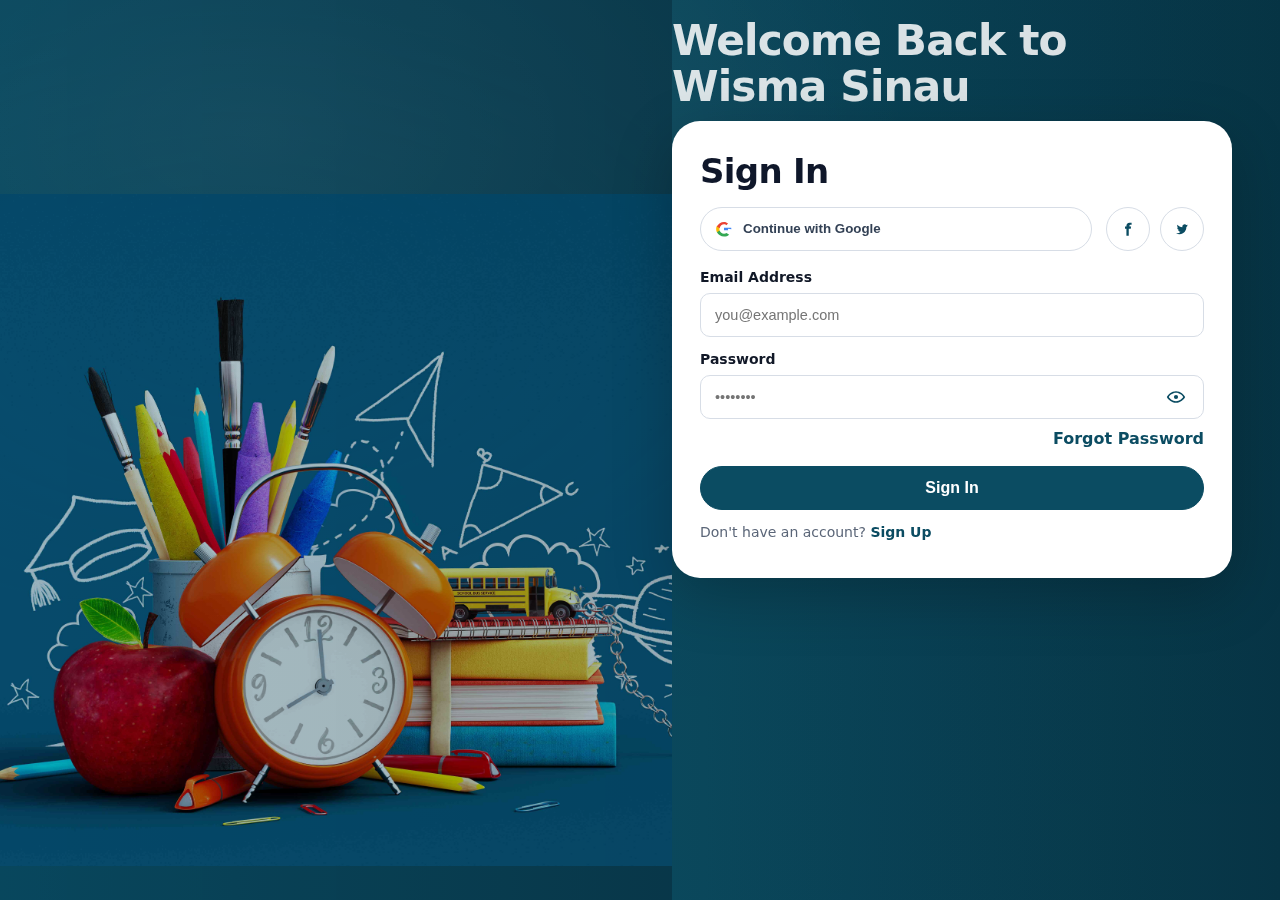
<file: index.html>
<!doctype html>
<html lang="id">
    <head>
        <meta charset="utf-8" />
        <meta name="viewport" content="width=device-width,initial-scale=1" />
        <title>Wisma Sinau - Sign In</title>
        <link rel="stylesheet" href="style.css" />
    </head>
    <body>
        <main class="page">
            <!-- Kiri (ilustrasi)-->
             <section class="hero" aria-hidden="true"></section>

            <!-- Kanan (judul + card login-->
             <section class="right">
                <header class="welcome">
                    <h1>Welcome Back to<br><span>Wisma Sinau</span></h1>
                </header>

                <div class="card" role="region" aria-label="Sign In Card">
                    <h2>Sign In</h2>

                    <div class="social">
                        <button class="btn btn-outline" type="button" id="googleBtn">
                            <span class="icon">
                                <!-- Google Icon (simple SVG) -->
                                 <svg viewBox="0 0 24 24" width="18" height="18" aria-hidden="true">
                                    <path d="M21.8 12.2c0-.7-.1-1.2-.2-1.8H12v3.4h5.5c-.1.9-.8.2.2-2.2 3.1v2.3h3.5c2.1-1.9 3.2-4.7 3.2-8z" fill="#4285F4"/>
                                    <path d="M12 22c2.8 0 5.2-.9 6.9-2.5l-3.5-2.3c-.9.6-2.1 1-3.4 1-2.7 0-5-1.8-5.8-4.3H2.6v2.4C4.3 19.5 7.9 22 12 22z" fill="#34A853"/>
                                    <path d="M6.2 13.9c-.2-.6-.3-1.2-.3-1.9s.1-1.3.3-1.9V7.7H2.6C1.9 9.1 1.5 10.5 1.5 12s.4 2.9 1.1 4.3l3.6-2.4z" fill="#FBBC05"/>
                                    <path d="M12 5.8c1.5 0 2.5.6 3.1 1.2l2.3-2.2C15.9 3.4 14.3 2.5 12 2.5 7.9 2.5 4.3 5 2.6 8.7l3.6 2.4C7 7.6 9.3 5.8 12 5.8z" fill="#EA4335"/>
                                 </svg>
                            </span>
                            <span>Continue with Google</span>
                        </button>

                        <div class="social-icons">
                            <button class="icon-btn" type="button" aria-label="Continue with Facebook" id="fbBtn">
                                <!-- Facebook -->
                                 <svg viewBox="0 0 24 24" width="28" height="18" aria-hidden="true">
                                    <path d="M14 8.7V7.1c0-.7.5-.9 1-.9h1.8V3.5H14c-2.8 0-4.1 1.9-4.1 4.1v1.1H8v2.8h1.9V21h3.1v-9.5h2.7l.4-2.8H14z" fill="currentColor"/>
                                 </svg>
                            </button>
                            
                            <button class="icon-btn" type="button" aria-label="Continue with Twitter" id="twBtn">
                                <!-- Twitter -->
                                <svg viewBox="0 0 24 24" width="18" height="18" aria-hidden="true">
                                    <path d="M20.4 7.3c-.6.3-1.2.4-1.9.5.7-.4 1.1-1 1.3-1.8-.6.4-1.3.7-2 .8a3.1 3.1 0 0 0-5.4 2.1c0 .2 0 .4.1.6-2.6-.1-5-1.4-6.5-3.3-.3.5-.4 1-.4 1.6 0 1.1.6 2.1 1.5 2.7-.5 0-1-.2-1.5-.4v.1c0 1.6 1.2 2.9 2.7 3.2-.3.1-.6.1-.9.1-.2 0-.4 0-.6-.1.4 1.4 1.8 2.4 3.3 2.4A6.3 6.3 0 0 1 4 17.6a8.9 8.9 0 0 0 4.8 1.4c5.8 0 9-4.9 9-9.2v-.4c.6-.5 1.1-1 1.6-1.7z"
                                        fill="currentColor"/>
                                </svg>
                            </button>
                        </div>
                    </div>

                    <form id="loginForm" novalidate>
                        <div class="field">
                            <label for="email">Email Address</label>
                            <input id="email" name="email" type="email" placeholder="you@example.com" autocomplete="email" />
                            <small class="eror" id="emailErr"></small>
                        </div>

                        <div class="field">
                            <label for="password">Password</label>
                            <div class="password-wrap">
                                <input id="password" name="password" type="password" placeholder="••••••••" autocomplete="current-password" />
                                <button class="pwd-toggle" type="button" id="togglePwd" aria-label="Tampilkan password">
                                    <!-- eye icon -->
                                    <svg class="eye" viewBox="0 0 24 24" width="20" height="20" aria-hidden="true">
                                        <path d="M12 5c5.5 0 9.7 4.2 11 7-1.3 2.8-5.5 7-11 7S2.3 14.8 1 12c1.3-2.8 5.5-7 11-7Zm0 2C7.8 7 4.5 10 3.4 12 4.5 14 7.8 17 12 17s7.5-3 8.6-5C19.5 10 16.2 7 12 7Zm0 2.5A2.5 2.5 0 1 1 9.5 12 2.5 2.5 0 0 1 12 9.5Z"
                                            fill="currentColor"/>
                                    </svg>

                                    <!-- eye-off icon -->
                                    <svg class="eye-off" viewBox="0 0 24 24" width="20" height="20" aria-hidden="true">
                                        <path d="M3.3 4.7 4.7 3.3 20.7 19.3 19.3 20.7l-2.3-2.3A12.7 12.7 0 0 1 12 19C6.5 19 2.3 14.8 1 12c.7-1.5 2-3.3 3.8-4.8L3.3 4.7Zm3 3a10.8 10.8 0 0 0-3 4.3C4.4 14 7.7 17 12 17c1.2 0 2.3-.2 3.3-.5l-1.8-1.8a4 4 0 0 1-5-5L6.3 7.7ZM12 5c5.5 0 9.7 4.2 11 7-.7 1.5-2 3.3-3.8 4.8l-1.4-1.4a10.8 10.8 0 0 0 3-3.4C19.6 10 16.3 7 12 7c-1.2 0-2.3.2-3.3.5L7.1 6A12.6 12.6 0 0 1 12 5Zm0 4a3 3 0 0 1 3 3c0 .4-.1.8-.2 1.1l-3.9-3.9c.3-.1.7-.2 1.1-.2Z"
                                            fill="currentColor"/>
                                    </svg>
                                </button>
                            </div>

                            <small class="eror" id="passErr"></small>

                            <div class="meta">
                                <a class="link" href="#" id="forgotLink">Forgot Password</a>
                            </div>
                        </div>

                        <button class="btn btn-primary" type="submit">Sign In</button>

                        <p class="foot">
                            Don't have an account? <a class="link" href="#" id="signUpLink">Sign Up</a>
                        </p>

                        <p class="message" id="message" role="status" aria-live="polite"></p>
                    </form>
                </div>
             </section>
        </main>

        <script src="app.js"></script>
    </body>
</html>
</file>
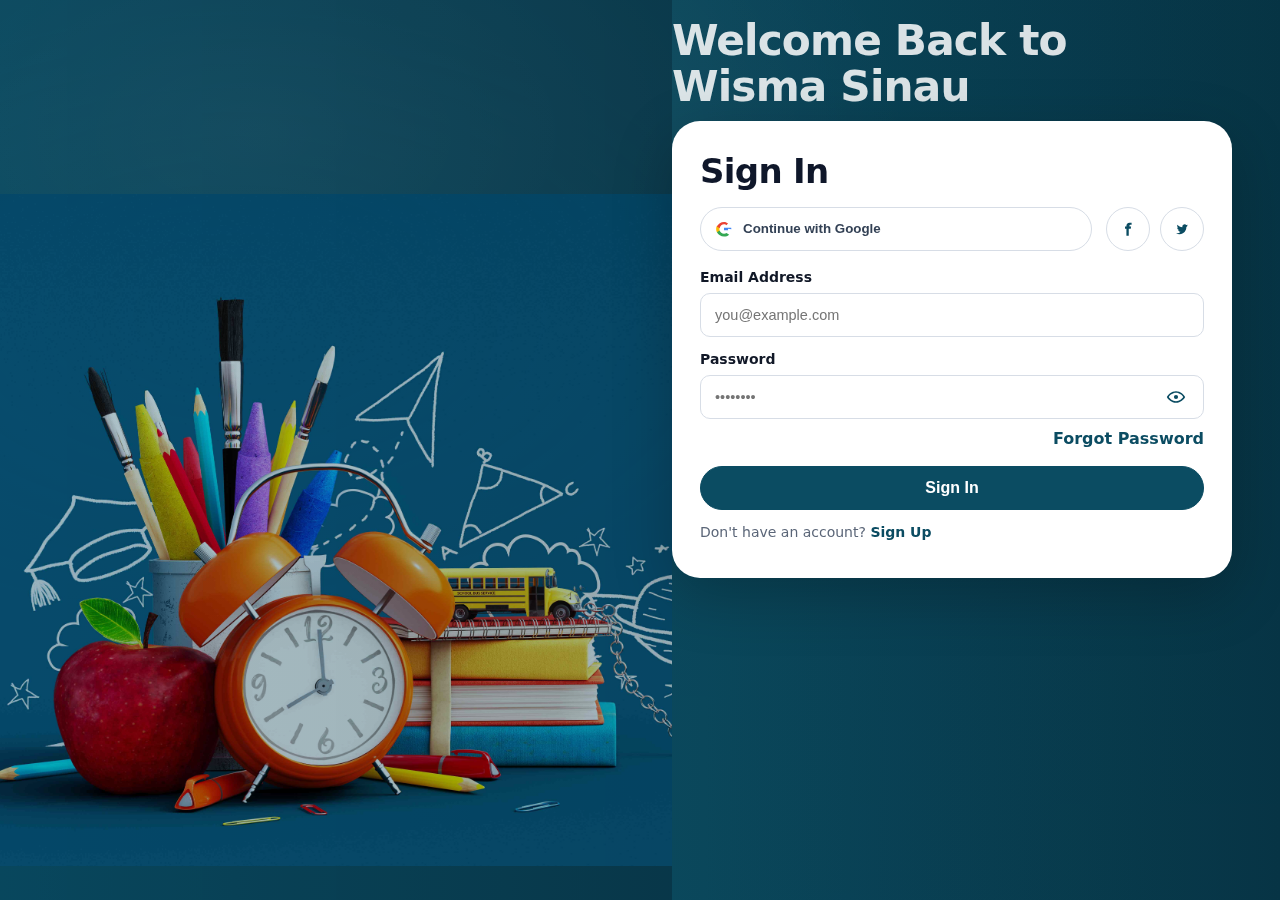
<file: home.html>
<!doctype html>
<html lang="id">
<head>
  <meta charset="utf-8" />
  <meta name="viewport" content="width=device-width,initial-scale=1" />
  <title>Wisma Sinau — Home</title>
  <link rel="stylesheet" href="style.css" />
</head>

<body>
  <div class="ws-landing">
    <!-- NAVBAR STICKY -->
    <header class="ws-header">
      <div class="ws-nav">
        <a class="ws-brand" href="home.html">
          <span class="ws-mark">WS</span>
          <span class="ws-brand-name">Wisma Sinau</span>
        </a>

        <button class="ws-burger" id="navToggle" aria-label="Toggle menu" aria-expanded="false">
          <span></span><span></span><span></span>
        </button>

        <nav class="ws-menu" id="navMenu">
          <a class="ws-link active" href="#home">Home</a>
          <a class="ws-link" href="#program">Program</a>
          <a class="ws-link" href="#tryout">Try Out</a>
          <a class="ws-link" href="#ebook">Ebook</a>
          <a class="ws-link" href="#profile">Profile</a>

          <div class="ws-nav-right">
            <div class="ws-search">
              <input id="searchInput" type="text" placeholder="Cari materi..." />
            </div>
            <button class="ws-btn ws-btn-outline" type="button" id="buyBtn">Ambil Paket</button>
            <button class="ws-btn ws-btn-primary" type="button" id="logoutBtn">Logout</button>
          </div>
        </nav>
      </div>
    </header>

    <!-- HERO -->
    <section class="ws-hero" id="home">
      <div class="ws-hero-inner">
        <div class="ws-hero-left">
          <h1 class="ws-h1">
            Belajar <span>Bahasa Inggris</span><br/>
            Biar beneran <span>ngerti</span>, bukan cuma hafal.
          </h1>

          <p class="ws-lead">
            Kelas untuk <b>SD</b>, <b>SMP</b>, <b>SMA</b>, sampai <b>TOEFL</b>.
            Materi video, latihan soal, dan pembahasan yang gampang dipahami.
          </p>

          <div class="ws-cta">
            <a class="ws-btn ws-btn-primary" href="#program">Lihat Program</a>
            <a class="ws-btn ws-btn-outline" href="#ebook">Lihat Ebook</a>
          </div>

          <div class="ws-mini">
            <div class="ws-pill">✅ Video singkat & jelas</div>
            <div class="ws-pill">✅ Latihan & pembahasan</div>
            <div class="ws-pill">✅ Progress tracking</div>
          </div>
        </div>

        <div class="ws-hero-right" aria-hidden="true">
          <div class="ws-slider">
            <div class="ws-slide ws-slide-img ws-slide-sd">
              <div class="ws-slide-title">English for Kids (SD)</div>
              <div class="ws-slide-sub">Vocabulary + speaking fun</div>
            </div>

            <div class="ws-slide ws-slide-img ws-slide-smp">
              <div class="ws-slide-title">SMP — Grammar Basics</div>
              <div class="ws-slide-sub">Tenses, reading, writing</div>
            </div>

            <div class="ws-slide ws-slide-img ws-slide-sma">
              <div class="ws-slide-title">SMA — Exam Ready</div>
              <div class="ws-slide-sub">Text types & practice</div>
            </div>

            <div class="ws-slide is-active ws-slide-toefl">
              <div class="ws-slide-title">TOEFL Prep</div>
              <div class="ws-slide-sub">Structure, reading, listening</div>
            </div>

            <div class="ws-dots" id="dots" aria-hidden="true"></div>
            <button class="ws-arrow left" id="prevSlide" aria-label="Prev">‹</button>
            <button class="ws-arrow right" id="nextSlide" aria-label="Next">›</button>
          </div>
        </div>
      </div>
    </section>

    <!-- PROGRAM (accordion style) -->
    <section class="ws-section" id="program">
      <div class="ws-container">
        <h2 class="ws-h2">Program Belajar</h2>
        <p class="ws-sub">
          Pilih jenjang kamu. Setiap program punya video materi, latihan, dan roadmap belajar.
        </p>

        <div class="ws-accordion">
          <details class="ws-item" open>
            <summary>
              <div class="ws-item-title">SD — English for Kids</div>
              <div class="ws-item-meta">Alphabet • Vocabulary • Speaking</div>
            </summary>
            <div class="ws-item-body">
              <ul>
                <li>Daily vocabulary & pronunciation</li>
                <li>Simple conversation & storytelling</li>
                <li>Quiz ringan & games</li>
              </ul>
              <button class="ws-btn ws-btn-primary small" type="button">Buka Materi SD</button>
            </div>
          </details>

          <details class="ws-item">
            <summary>
              <div class="ws-item-title">SMP — Grammar & Reading</div>
              <div class="ws-item-meta">Tenses • Text • Writing</div>
            </summary>
            <div class="ws-item-body">
              <ul>
                <li>Tenses & sentence building</li>
                <li>Reading comprehension</li>
                <li>Latihan soal + pembahasan</li>
              </ul>
              <button class="ws-btn ws-btn-primary small" type="button">Buka Materi SMP</button>
            </div>
          </details>

          <details class="ws-item">
            <summary>
              <div class="ws-item-title">SMA — Exam Ready</div>
              <div class="ws-item-meta">Text types • Strategy • Practice</div>
            </summary>
            <div class="ws-item-body">
              <ul>
                <li>Text types (narrative, report, dll.)</li>
                <li>Vocabulary for exams</li>
                <li>Tryout mini & evaluasi</li>
              </ul>
              <button class="ws-btn ws-btn-primary small" type="button">Buka Materi SMA</button>
            </div>
          </details>

          <details class="ws-item">
            <summary>
              <div class="ws-item-title">TOEFL Preparation</div>
              <div class="ws-item-meta">Structure • Reading • Listening</div>
            </summary>
            <div class="ws-item-body">
              <ul>
                <li>Grammar patterns yang sering keluar</li>
                <li>Strategi reading cepat</li>
                <li>Latihan listening & pembahasan</li>
              </ul>
              <button class="ws-btn ws-btn-primary small" type="button">Buka TOEFL</button>
            </div>
          </details>
        </div>
      </div>
    </section>

    <!-- TRYOUT -->
    <section class="ws-section" id="tryout">
      <div class="ws-container">
        <div class="ws-banner">
          <div>
            <h3 class="ws-h3">Try Out Bahasa Inggris</h3>
            <p class="ws-sub2">Latihan soal terstruktur + pembahasan, biar siap ujian.</p>
          </div>
          <button class="ws-btn ws-btn-outline" type="button">Mulai Try Out</button>
        </div>
      </div>
    </section>

    <!-- FEATURES (3 cards like reference) -->
    <section class="ws-section">
      <div class="ws-container">
        <h2 class="ws-h2">Materi Video & Latihan Soal</h2>
        <p class="ws-sub">
          Penjelasan yang bikin kamu “oh, ngerti!” + latihan yang langsung dikasih pembahasan.
        </p>

        <div class="ws-cards">
          <article class="ws-card">
            <h3>Oh, ngerti!</h3>
            <p>
              Kamu nggak cuma dikasih rumus/aturan, tapi diajak paham konsep step by step
              sampai dapet “aha moment”.
            </p>
            <div class="ws-card-foot">📌 Penjelasan konsep</div>
          </article>

          <article class="ws-card">
            <h3>Gampang dipraktekin</h3>
            <p>
              Tutor jelasin pakai bahasa sederhana, contoh sehari-hari, dan latihan yang bertahap
              dari mudah ke sulit.
            </p>
            <div class="ws-card-foot">🧩 Contoh & latihan</div>
          </article>

          <article class="ws-card">
            <h3>Santai tapi nempel</h3>
            <p>
              Belajar berasa ngobrol. Nyaman, seru, tapi tetap fokus target:
              reading, writing, speaking, dan listening.
            </p>
            <div class="ws-card-foot">🎧 Speaking & listening</div>
          </article>
        </div>
      </div>
    </section>

    <!-- EBOOK -->
    <section class="ws-section" id="ebook">
      <div class="ws-container">
        <h2 class="ws-h2">Ebook Ringkas</h2>
        <p class="ws-sub">Ringkasan materi + contoh soal. Cocok buat belajar cepat.</p>

        <div class="ws-ebook">
          <div class="ws-ebook-item">
            <div class="ws-ebook-title">Ebook — Basic Tenses</div>
            <div class="ws-ebook-sub">Present, Past, Future</div>
            <button class="ws-btn ws-btn-primary small" type="button">Buka</button>
          </div>

          <div class="ws-ebook-item">
            <div class="ws-ebook-title">Ebook — Reading Tips</div>
            <div class="ws-ebook-sub">Skimming, scanning, inference</div>
            <button class="ws-btn ws-btn-primary small" type="button">Buka</button>
          </div>

          <div class="ws-ebook-item">
            <div class="ws-ebook-title">Ebook — TOEFL Structure</div>
            <div class="ws-ebook-sub">Patterns & common traps</div>
            <button class="ws-btn ws-btn-primary small" type="button">Buka</button>
          </div>
        </div>
      </div>
    </section>

    <!-- PROFILE -->
    <section class="ws-section" id="profile">
      <div class="ws-container">
        <h2 class="ws-h2">Profile</h2>
        <div class="ws-profile">
          <div class="ws-profile-left">
            <div class="ws-avatar">👤</div>
            <div>
              <div class="ws-profile-name">Siswa Wisma Sinau</div>
              <div class="ws-profile-email" id="userEmail">user@email</div>
            </div>
          </div>

          <div class="ws-profile-right">
            <div class="ws-kv"><span>Target</span><span>Naik Level Inggris</span></div>
            <div class="ws-kv"><span>Rencana</span><span>20 menit / hari</span></div>
            <div class="ws-kv"><span>Status</span><span>Aktif</span></div>
          </div>
        </div>
      </div>
    </section>

    <footer class="ws-footer">
      <div class="ws-container ws-foot-inner">
        <div>© <span id="year"></span> Wisma Sinau — English Course</div>
        <div class="ws-foot-links">
          <a href="#home">Home</a>
          <a href="#program">Program</a>
          <a href="#ebook">Ebook</a>
        </div>
      </div>
    </footer>
  </div>

  <script src="home.js"></script>
</body>
</html>
</file>
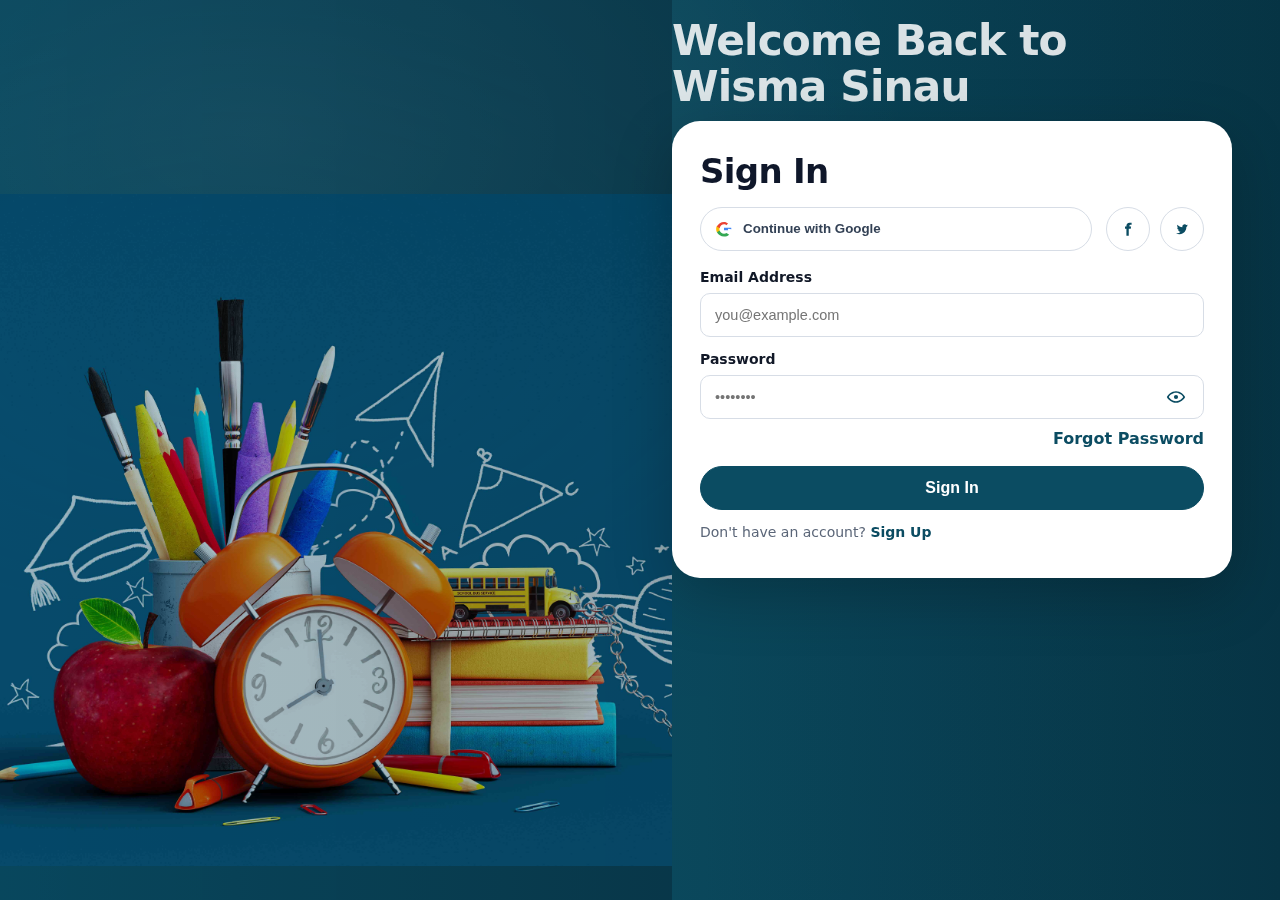
<file: profile.html>
<!doctype html>
<html lang="id">
<head>
  <meta charset="utf-8" />
  <meta name="viewport" content="width=device-width,initial-scale=1" />
  <title>Wisma Sinau — Profile</title>
  <link rel="stylesheet" href="style.css" />
</head>

<body>
  <div class="ws2-shell">
    <!-- NAVBAR (sama seperti home,tapi Profile aktif)-->
    <header class="ws-header">
      <div class="ws-nav">
        <a class="ws-brand" href="home.html">
          <span class="ws-mark">WS</span>
          <span class="ws-brand-name">Wisma Sinau</span>
        </a>

        <button class="ws-burger" id="navToggle" aria-label="Toggle menu" aria-expanded="false">
          <span></span><span></span><span></span>
        </button>

        <nav class="ws-menu" id="navMenu">
          <a class="ws-link" href="home.html">Home</a>
          <a class="ws-link" href="home.html#program">Program</a>
          <a class="ws-link" href="home.html#tryout">Try out</a>
          <a class="ws-link" href="home.html#ebook">Ebook</a>
          <a class="ws-link active" href="profile.html">Profile</a>

          <div class="ws-nav-right">
            <div class="ws-search">
              <input id="searchInput" type="text" placeholder="Cari materi..." />
            </div>
            <button class="ws-btn ws-btn-outline" type="button" id="buyBtn">Ambil Paket</button>
            <button class="ws-btn ws-btn-primary" type="button" id="logoutBtn">Logout</button>
          </div>
        </nav>
      </div>
    </header>

    <!-- CONTENT -->
    <main class="ws-prof">
      <!-- sidebar kiri -->
      <aside class="ws-prof-side">
        <div class="ws-prof-side-title">My Info</div>

        <a class="ws-prof-nav active" href="profile.html">
          <span class="ws-prof-ico">👤</span> Profile
        </a>
        <a class="ws-prof-nav" href="#progress" id="sideProgress">
          <span class="ws-prof-ico">🏆</span> Progress
        </a>
        <a class="ws-prof-nav" href="#">
          <span class="ws-prof-ico">🧩</span> Emergency Contact
        </a>
        <a class="ws-prof-nav" href="#">
          <span class="ws-prof-ico">⏱️</span> Time Off
        </a>
        <a class="ws-prof-nav" href="#files" id="sideFiles">
          <span class="ws-prof-ico">📁</span> Files
        </a>

        <div class="ws-prof-side-foot">
          <div class="ws-prof-avatar-sm">WS</div>
          <div class="ws-prof-foottext">
            <div class="ws-prof-footname" id="sideName">Student</div>
            <div class="ws-prof-footmail" id="sideEmail">-</div>
          </div>
        </div>
      </aside>

      <!-- konten kanan -->
      <section class="ws-prof-main">
        <div class="ws-prof-head">
          <div>
            <h2 class="ws-prof-title">Profile</h2>
            <p class="ws-prof-sub">Kelola data akun kamu (demo).</p>
          </div>

          <button class="ws-prof-add" type="button" id="editBtn">+ Edit Profile</button>
        </div>

        <!-- tabs -->
        <div class="ws-prof-tabs">
          <button class="ws-prof-tab active" type="button" data-tab="overview">Overview</button>
          <button class="ws-prof-tab" type="button" data-tab="progress">Progress</button>
          <button class="ws-prof-tab" type="button" data-tab="files">Files</button>
          <button class="ws-prof-tab" type="button" data-tab="settings">Settings</button>
        </div>

        <!-- =======================
                PANELS (ganti page)
              ======================= -->
        
        <!-- PANEL:OVERVIEW -->
        <div class="ws-prof-panel is active" data-panel="overview" >
            <div class="ws-prof-grid">
                <!-- card kiri (profile ringkas) -->
                 <article class="ws-prof-card">
                    <div class="ws-prof-user">
                        <div class="ws-prof-avatar" id="avatarCircle">WS</div>
                        <div>
                            <div class="ws-prof-name" id="fullName">Wisma Student</div>
                            <div class="ws-prof-id" id="userId">#WS000001</div>
                        </div>
                    </div>

                    <div class="ws-prof-sdction">
                        <div class="ws-prof-section-title">About</div>
                        <div class="ws-prof-row">
                            <span class="ws-prof-label">📞 Phone</span>
                            <span class="ws-prof-value" id="phoneText">-</span>
                        </div>
                        <div class="ws-prof-row">
                            <span class="ws-prof-label">✉️ Email</span>
                            <span class="ws-prof-value" id="emailText">-</span>
                        </div>
                    </div>

                    <div class="ws-prof-divider"></div>

                    <div class="ws-prof-section">
                        <div class="ws-prof-section-title">Address</div>
                        <div class="ws-prof-row">
                            <span class="ws-prof-label">📍 City</span>
                            <span class="ws-prof-value" id="cityText">-</span>
                        </div>
                         <div class="ws-prof-row">
                            <span class="ws-prof-label">🏷️ Level</span>
                            <span class="ws-prof-value" id="levelText">Beginner</span>
                        </div>
                    </div>

                    <div class="ws-prof-divider"></div>

                    <div class="ws-prof-section">
                        <div class="ws-prof-section-title">Student Details</div>
                        <div class="ws-prof-row">
                            <span class="ws-prof-label">🎯 Target</span>
                            <span class="ws-prof-value" id="targetText">TOEFL / School</span>
                        </div>
                        <div class="ws-prof-row">
                            <span class="ws-prof-label">📚 Program</span>
                            <span class="ws-prof-value">SD / SMP / SMA / TOEFL</span>
                        </div>
                 </article>

                 <!-- card kanan atas -->
                 <article class="ws-prof-card ws-prof-wide">
                    <div class="ws-prof-cardhead">
                        <div class="ws-prof-cardtitle">Learning Information</div>
                        <button class="ws-prof-link" type="button">+ Add Info</button>
                    </div>

                    <div class="ws-prof-table">
                        <div class="ws-prof-th">TRACK</div>
                        <div class="ws-prof-th">FOCUS</div>
                        <div class="ws-prof-th">MENTOR</div>
                        <div class="ws-prof-th">START DATE</div>
                        <div class="ws-prof-th">LOCATION</div>

                        <div class="ws-prof-td" id="trackText">TOEFL Track</div>
                        <div class="ws-prof-td" id="focusText">Reading & Listening</div>
                        <div class="ws-prof-td" id="mentorText">Mentor 1</div>
                        <div class="ws-prof-td" id="startDateText">-</div>
                        <div class="ws-prof-td" id="locText">Online</div>
                    </div>
                 </article>

                 <!-- bawah kiri: activity -->
                  <article class="ws-prof-card">
                    <div class="ws-prof-cardhead">
                        <div class="ws-prof-cardtitle">Activity</div>
                        <button class="ws-prof-link" type="button">View all</button>
                    </div>

                    <div class="ws-prof-activity">
                        <div class="ws-prof-act">
                            <div class="ws-prof-actava">A</div>
                            <div>
                                <div class="ws-prof-acttitle">Login terakhir</div>
                                <div class="ws-prof-actsub" id="lastLoginText">-</div>
                            </div>
                        </div>

                        <div class="ws-prof-act">
                            <div class="ws-prof-actava">Q</div>
                            <div>
                                <div class="ws-prof-acttitle">Quiz selesai</div>
                                <div class="ws-prof-actsub">Grammar Basics — 10/15</div>
                            </div>
                        </div>

                        <div class="ws-prof-act">
                            <div class="ws-prof-actava">E</div>
                            <div>
                                <div class="ws-prof-acttitle">Ebook diunduh</div>
                                <div class="ws-prof-actsub">Tenses Quick Guide</div>
                            </div>
                        </div>
                    </div>
                  </article>
                  
                <!-- bawah kanan: paket -->
                 <article class="ws-prof-card">
                    <div class="ws-prof-cardhead">
                        <div class="ws-prof-cardtitle">Paket</div>
                        <button class="ws-prof-link" type="button">View all</button>
                    </div>

                    <div class="ws-prof-pay">
                        <div class="ws-prof-payrow">
                            <div class="ws-prof-paytop">Basic (Demo)</div>
                            <div class="ws-prof-paysub">Limited access</div>
                        </div>

                        <div class="ws-prof-divider"></div>

                        <div class="ws-prof-payrow">
                            <div class="ws-prof-paytop">Premium</div>
                            <div class="ws-prof-paysub">Akses semua materi & tryout</div>
                        </div>

                        <div class="ws-prof-divider"></div>

                        <div class="ws-prof-payrow">
                            <div class="ws-prof-paytop">TOEFL Intensive</div>
                            <div class="ws-prof-paysub">Simulasi + strategi target skor</div>
                        </div>
                    </div>
                 </article>
            </div>
        </div>

        <!-- PANEL: PROGRESS -->
         <div class="ws-prof-panel" data-panel="progress">
            <div class="ws-prof-progressHead" style="margin-top:14px;">
                <h3 class="ws-prof-h3">Progress Belajar</h3>
                <div class="ws-prof-pill" id="overallPct">0%</div>
            </div>

            <p class="ws-prof-muted">
                Ringkasan progres kamu (demo). Nanti bisa dihubungkan ke backend.
            </p>

            <div class="ws-prof-progressGrid">
                <article class="ws-prof-card ws-prof-card-soft">
                    <div class="ws-prof-cardtitle">SD — English Fun</div>
                    <div class="ws-prof-bar"><div class="ws-prof-fill" id="pSD" style="width:35%"></div></div>
                    <div class="ws-prof-barMeta"><span>Vocabulary</span><span id="pSDText">35%</span></div>
                </article>

                <article class="ws-prof-card ws-prof-card-soft">
                    <div class="ws-prof-cardtitle">SMP — Grammar Basics</div>
                    <div class="ws-prof-bar"><div class="ws-prof-fill" id="pSMP" style="width:62%"></div></div>
                    <div class="ws-prof-barMeta"><span>Tenses & Reading</span><span id="pSMPText">62%</span></div>
                </article>

                <article class="ws-prof-card ws-prof-card-soft">
                    <div class="ws-prof-cardtitle">SMA — Exam Ready</div>
                    <div class="ws-prof-bar"><div class="ws-prof-fill" id="pSMA" style="width:48%"></div></div>
                    <div class="ws-prof-barMeta"><span>Practice</span><span id="pSMAText">48%</span></div>
                </article>

                <article class="ws-prof-card ws-prof-card-soft">
                    <div class="ws-prof-cardtitle">TOEFL Track</div>
                    <div class="ws-prof-bar"><div class="ws-prof-fill" id="pTOEFL" style="width:27%"></div></div>
                    <div class="ws-prof-barMeta"><span>Listening & Structure</span><span id="pTOEFLText">27%</span></div>
                </article>
            </div>
         </div>

        <!-- PANEL: FILES -->
         <div class="ws-prof-panel" data-panel="files">
            <div style="margin-top:14px;" class="ws-prof-card ws-prof-card-soft">
                <div class="ws-prof-cardtitle">Files</div>
                <div style="margin-top:6px; font-weight:800; color:rgba(15,23,42,.75);">
                    Belum ada file (demo)
                </div>
            </div>
         </div>

        <!-- PANEL: SETTINGS -->
         <div class="ws-prof-panel" data-panel="settings">
            <div style="margin-top:14px;" class="ws-prof-card ws-prof-card-soft">
                <div class="ws-prof-cardtitle">Settings</div>
                <div style="margin-top:6px; font-weight:800; color:rgba(15,23,42,.75);">
                    Pengaturan belum diaktifkan (demo).
                </div>
            </div>
         </div>
      </section>
    </main>

    <footer class="ws-foot">
      <div class="ws-foot-left">© <span id="year"></span> Wisma Sinau — English Course</div>
      <div class="ws-foot-right">
        <a href="home.html#home">Home</a>
        <a href="home.html#program">Program</a>
        <a href="home.html#ebook">Ebook</a>
      </div>
    </footer>
  </div>

  <script src="profile.js"></script>
</body>
</html>
</file>
<file: style.css>
:root{
    --bg: #0b4c62;
    --bg2:#07384a;
    --text:#0f172a;
    --muted:#5b6678;
    --card:#ffffff;
    --line:#d7dde6;
    --primary:#0b4c62;
    --shadow: 0 18px 60px rgba(0,0,0,.22);
    --radius: 28px;
}

*{ box-sizing:border-box; }
html, body{ height:100%; }
body{
    margin:0;
    font-family: ui-sans-sertif, system-ui, -apple-system, Segoe UI, Roboto, Helvetica, Arial, "Apple Color Emoji","Segoe UI Emoji";
    background: radial-gradient(1200px 700px at 20% 15%, rgba(255,255,255,.08), transparent 55%), linear-gradient(160deg, var(--bg),var(--bg2));
    color: #fff;
}

.page{
  min-height:100vh;
  display:grid;
  grid-template-columns: 1.05fr 0.95fr;

  /* SATU background untuk 2 kolom (kiri & kanan) */
  background:
    radial-gradient(1200px 700px at 20% 15%, rgba(255,255,255,.08), transparent 55%),
    linear-gradient(90deg, #0b5e77 0%, #0b4c62 55%, #07384a 100%);
}

/* ==== Left illustration area ==== */
.hero{
  position: relative;
  overflow: hidden;
  background: transparent;     /* <-- biar ikut background .page */
  background-image: url("bcakgroundhome.jpg");
  background-repeat: no-repeat;

  /* atur zoom/fokus gambar */
  background-size: 200% auto;  /* coba 115% - 140% */
  background-position: 15% 85%;
}

.hero::after{
  content:"";
  position:absolute;
  inset:0;
  background:
    radial-gradient(900px 520px at 35% 35%, rgba(255,255,255,.08), transparent 60%),
    linear-gradient(90deg, rgba(11,76,98,.35), rgba(7,56,74,.37));
  pointer-events:none;
  mix-blend-mode: multiply;
}

.right{
  background: transparent;     /* <-- kunci selaras warna */
  position: relative;
}

/* jika ingin kanan sedikit lebih gelap agar teks lebih kontras */
.right::before{
  content:"";
  position:absolute;
  inset:0;
  background: linear-gradient(180deg, rgba(0,0,0,.08), rgba(0,0,0,.07));
  pointer-events:none;
}

/* supaya isi kanan tetap di atas overlay */
.right > *{
  position: relative;
}

.welcome{
    margin-top: 18px;
    width:100%;
}
.welcome h1{
    margin: 0 0 10px 0;
    font-size: clamp(32px, 3.3vw, 48px);
    line-height: 1.1;
    font-weight: 800;
    letter-spacing: -0.02em;
    color: rgba(255,255,255,.85);
}
.welcome h1 span{
    color: rgba(255,255,255,.85);
}

.card{
    width: min(520px, 100%);
    background: var(--card);
    color: var(--text);
    border-radius: var(--radius);
    box-shadow: var(--shadow);
    padding: 28px 28px 22px;
}

.card h2{
    margin: 2px 0 16px;
    font-size: 34px;
    letter-spacing: -0.02em;
}

.social{
    display:flex;
    align-items:center;
    gap: 14px;
    margin-bottom: 18px;
}

.social-icons{
    display:flex;
    gap: 10px;
}

.icon{
    display:inline-flex;
    align-items:center;
    justify-content:center;
}

.icon-btn{
    width: 44px;
    height: 44px;
    border-radius: 999px;
    border: 1px solid var(--line);
    background: #fff;
    color: #0b4c62;
    display: inline-flex;
    align-items: center;
    justify-content: center;
    cursor: pointer;
    transition: transform .08s ease, box-shadow .2s ease;
}
.icon-btn:hover{ box-shadow: 0 10px 22px rgba(11,76,98,12); transform: translateY(-1px); }

/* Button */
.btn{
    height: 44px;
    border-radius: 999px;
    border: 1px solid transparent;
    padding: 0 16px;
    font-weight: 600;
    display: inline-flex;
    align-items: center;
    justify-content: center;
    gap: 10px;
    cursor: pointer;
    user-select: none;
    transition: transform .08s ease, box-shadow .2s ease, background-color .2s ease;
}

.btn-outline{
    border-color: var(--line);
    background:#fff;
    color: #334155;
    flex: 1;
    justify-content:flex-start;
    padding-left: 14px;
}
.btn-outline:hover{ box-shadow: 0 10px 22px rgba(2,6,23,.08); transform: translateY(-1px); }

.btn-primary{
    width:100%;
    border-color: var(--primary);
    background: var(--primary);
    color: #fff;
    font-size: 16px;
    margin-top: 4px;
}
.btn-primary:hover{ box-shadow: 0 16px 28px rgba(11,76,98,.25); transform: translateY(-1px); }

/*fields*/
.field{
    margin: 14px 0;
}
label{
    display:block;
    font-size: 14px;
    font-weight: 700;
    margin-bottom: 8px;
    color: #111827;
}

input{
    width:100%;
    height: 44px;
    padding: 0 14px;
    border-radius: 10px;
    border: 1px solid var(--line);
    outline: none;
    font-size: 14.5px;
    transition: box-shadow .2s ease, border-color .2s ease;
}
input:focus{
    border-color: rgba(11,76,98,.45);
    box-shadow: 0 0 0 4px rgba(11,76,98,.12);
}

/* Password row */
.password-row{
    display:flex;
    gap: 10px;
    align-items:center;
}
.toggle{
    height: 44px;
    padding: 0 14px;
    border-radius: 10px;
    border: 1px solid var(--line);
    background: #fff;
    cursor:pointer;
    font-weight: 700;
    color: #0b4c62;
}
.toggle.hover{ box-shadow: 0 10px 22px rgba(2,6,23,.08); }

.meta{
    margin-top: 10px;
    display:flex;
    justify-content:flex-end;
}

.link{
    color: #0b4c62;
    text-decoration:none;
    font-weight: 700;
}
.link:hover{ text-decoration: underline; }

.foot{
    margin: 14px 0 0;
    font-size: 14px;
    color: var(--muted);
}

.error{
    display: block;
    min-height: 18px;
    margin-top: 6px;
    font-size: 12.5px;
    color: #0b4c62;
}

/* invalid state */
.is-invalid{
    border-color: #f04438 !important;
    box-shadow: 0 0 0 4px rgba(240,68,56,.12) !important;
}

/* ==== Responsive ==== */
/* =========================
   RESPONSIVE BREAKPOINTS
   ========================= */

/* 1) Desktop besar: rapikan max width card (opsional) */
@media (min-width: 1200px){
  .card{ width: min(560px, 100%); }
}

/* 2) Tablet / laptop kecil */
@media (max-width: 1024px){
  .page{
    grid-template-columns: 1fr 1fr; /* tetap 2 kolom */
  }

  .right{
    padding: 28px;
  }

  .welcome h1{
    font-size: 40px;
  }

  .card{
    width: min(520px, 100%);
    padding: 24px;
  }

  /* gambar kiri jangan terlalu “zoom” */
  .hero{
    background-size: 140% auto;  /* sesuaikan jika perlu */
    background-position: 18% 85%;
  }
}

/* 3) Mobile: jadi 1 kolom */
@media (max-width: 820px){
  .page{
    grid-template-columns: 1fr;
  }

  /* opsi A: gambar tetap tampil sebagai banner */
  .hero{
    min-height: 260px;
    background-size: 140% auto;
    background-position: 20% 80%;
  }

  .right{
    padding: 18px;
    align-items: center;
  }

  .welcome{
    width: 100%;
    text-align: center;
    margin-top: 10px;
  }
  .welcome h1{
    font-size: 34px;
    line-height: 1.12;
  }

  .card{
    width: 100%;
    max-width: 560px;
    border-radius: 22px;
  }
}

/* 4) Mobile kecil */
@media (max-width: 480px){
  .hero{
    min-height: 220px;
    background-size: 155% auto;
    background-position: 20% 82%;
  }

  .welcome h1{
    font-size: 30px;
  }

  .card{
    padding: 18px;
  }

  .card h2{
    font-size: 28px;
  }

  /* baris social biar tidak kepanjangan */
  .social{
    flex-direction: column;
    align-items: stretch;
  }

  .social-icons{
    justify-content: center;
  }

  .btn-outline{
    justify-content: center; /* tombol google rata tengah */
  }

  .password-wrap{
    flex-direction: column;
    align-items: stretch;
  }

  .toggle{
    width: 100%;
  }
}

.password-wrap{
  position: relative;
  display: flex;
  align-items: center;
}

.password-wrap input{
  padding-right: 44px; /* ruang untuk ikon mata */
}

/* tombol ikon mata */
.pwd-toggle{
  position: absolute;
  right: 10px;
  top: 50%;
  transform: translateY(-50%);
  width: 36px;
  height: 36px;
  border-radius: 10px;
  border: 1px solid transparent;
  background: transparent;
  color: #0b4c62;
  display: inline-flex;
  align-items: center;
  justify-content: center;
  cursor: pointer;
  transition: background .2s ease, box-shadow .2s ease, border-color .2s ease;
}

.pwd-toggle:hover{
  background: rgba(11,76,98,.08);
  border-color: rgba(11,76,98,.18);
}

.pwd-toggle:focus{
  outline: none;
  box-shadow: 0 0 0 4px rgba(11,76,98,.12);
}

/* default: tampilkan eye, sembunyikan eye-off */
.pwd-toggle .eye-off{ display: none; }

/* saat aktif (password terlihat) */
.pwd-toggle.is-on .eye{ display: none; }
.pwd-toggle.is-on .eye-off{ display: block; }

/* =========================
   WISMA SINAU LANDING (HOME)
   Nuansa teal seperti login page
   ========================= */

.ws-landing{
  min-height: 100vh;
  color: rgba(255,255,255,.92);
  background:
    radial-gradient(1200px 700px at 20% 15%, rgba(255,255,255,.08), transparent 55%),
    linear-gradient(90deg, #0b5e77 0%, #0b4c62 55%, #07384a 100%);
}

.ws-container{
  width: min(1100px, calc(100% - 36px));
  margin: 0 auto;
}

.ws-header{
  position: sticky;
  top: 0;
  z-index: 60;
  padding: 14px 0;
  backdrop-filter: blur(10px);
  background: linear-gradient(180deg, rgba(7,56,74,.55), rgba(7,56,74,0));
}

.ws-nav{
  width: min(1100px, calc(100% - 36px));
  margin: 0 auto;

  display:flex;
  align-items:center;
  justify-content:space-between;
  gap: 12px;

  padding: 12px 14px;
  border-radius: 18px;
  background: rgba(255,255,255,.10);
  border: 1px solid rgba(255,255,255,.16);
}

.ws-brand{
  display:flex;
  align-items:baseline;
  gap: 10px;
  text-decoration:none;
  color: rgba(255,255,255,.92);
  font-weight: 900;
  white-space: nowrap;
}

.ws-mark{
  width: 40px;
  height: 40px;
  border-radius: 14px;
  display:inline-flex;
  align-items:center;
  justify-content:center;
  background: rgba(255,255,255,.14);
  letter-spacing: .6px;
}

.ws-brand-name{ letter-spacing: -0.02em; }
.ws-brand-sub{
  font-size: 12px;
  opacity: .78;
  margin-left: 6px;
  font-weight: 800;
}

.ws-menu{
  display:flex;
  align-items:center;
  gap: 10px;
}

.ws-link{
  color: rgba(255,255,255,.84);
  font-weight: 900;
  text-decoration:none;
  padding: 10px 12px;
  border-radius: 999px;
  transition: background .2s ease, transform .08s ease, color .2s ease;
}
.ws-link:hover{ background: rgba(255,255,255,.12); transform: translateY(-1px); color: rgba(255,255,255,.92); }
.ws-link.active{ background: rgba(255,255,255,.18); color: rgba(255,255,255,.96); }

.ws-nav-right{
  display:flex;
  align-items:center;
  gap: 10px;
  margin-left: 10px;
}

.ws-search input{
  height: 42px;
  width: 220px;
  border-radius: 999px;
  border: 1px solid rgba(255,255,255,.18);
  background: rgba(255,255,255,.10);
  color: rgba(255,255,255,.92);
  padding: 0 14px;
  outline: none;
}
.ws-search input::placeholder{ color: rgba(255,255,255,.70); }
.ws-search input:focus{ box-shadow: 0 0 0 4px rgba(255,255,255,.10); }

.ws-btn{
  height: 42px;
  border-radius: 999px;
  border: 1px solid transparent;
  padding: 0 14px;
  font-weight: 900;
  cursor:pointer;
  display:inline-flex;
  align-items:center;
  justify-content:center;
  transition: transform .08s ease, box-shadow .2s ease, background .2s ease;
  text-decoration:none;
}
.ws-btn.small{ height: 38px; padding: 0 12px; }

.ws-btn-primary{
  background: rgba(255,255,255,.92);
  color: #0b4c62;
}
.ws-btn-primary:hover{ transform: translateY(-1px); box-shadow: 0 18px 40px rgba(0,0,0,.20); }

.ws-btn-outline{
  background: transparent;
  border-color: rgba(255,255,255,.22);
  color: rgba(255,255,255,.92);
}
.ws-btn-outline:hover{ background: rgba(255,255,255,.10); transform: translateY(-1px); }

/* Burger mobile */
.ws-burger{
  display:none;
  width: 44px; height: 44px;
  border-radius: 14px;
  border: 1px solid rgba(255,255,255,.16);
  background: rgba(255,255,255,.10);
  cursor:pointer;
  padding: 10px;
}
.ws-burger span{
  display:block;
  height: 2px;
  background: rgba(255,255,255,.92);
  margin: 6px 0;
  border-radius: 999px;
}

/* HERO */
.ws-hero{
  padding: 36px 0 20px;
}
.ws-hero-inner{
  width: min(1100px, calc(100% - 36px));
  margin: 0 auto;

  display:grid;
  grid-template-columns: 1.2fr 0.8fr;
  gap: 18px;
  align-items: center;
}

.ws-h1{
  font-size: clamp(36px, 5vw, 72px);
  line-height: 0.95;
  letter-spacing: -0.04em;
  margin: 0 0 16px;
}
.ws-h1 span{ color: rgba(255,255,255,.96); }

.ws-lead{
  max-width: 540px;
  font-size: 16px;
  line-height: 1.6;
  color: rgba(255,255,255,.80);
  margin: 0 0 18px;
}

.ws-cta{
  display:flex;
  gap: 10px;
  flex-wrap: wrap;
  margin-bottom: 14px;
}

.ws-mini{
  display:flex;
  gap: 10px;
  flex-wrap: wrap;
}
.ws-pill{
  padding: 10px 12px;
  border-radius: 999px;
  background: rgba(255,255,255,.10);
  border: 1px solid rgba(255,255,255,.16);
  font-weight: 900;
  color: rgba(255,255,255,.86);
}

/* Slider mock (mirip area carousel) */
.ws-hero-right{
  position: relative;
  min-height: 360px;
}
.ws-slider{
  height: 360px;
  border-radius: 22px;
  background: rgba(255,255,255,.10);
  border: 1px solid rgba(255,255,255,.16);
  overflow:hidden;
  position: relative;
  box-shadow: 0 22px 70px rgba(0,0,0,.25);
}

.ws-slide{
  position:absolute;
  inset: 0;
  padding: 18px;
  display:flex;
  flex-direction: column;
  justify-content: flex-end;
  gap: 6px;
  opacity: 0;
  transform: scale(1.02);
  transition: opacity .35s ease, transform .35s ease;
  background:
    radial-gradient(600px 300px at 30% 30%, rgba(255,255,255,.18), transparent 60%),
    linear-gradient(135deg, rgba(255,255,255,.08), rgba(0,0,0,.15));
}
.ws-slide.is-active{
  opacity: 1;
  transform: scale(1);
}

.ws-slide-title{
  font-size: 18px;
  font-weight: 1000;
  letter-spacing: -0.02em;
}
.ws-slide-sub{
  color: rgba(255,255,255,.78);
  font-weight: 800;
}

.ws-dots{
  position:absolute;
  left: 0; right: 0;
  bottom: 12px;
  display:flex;
  justify-content:center;
  gap: 8px;
}
.ws-dot{
  width: 8px; height: 8px;
  border-radius: 999px;
  background: rgba(255,255,255,.35);
}
.ws-dot.is-on{ background: rgba(255,255,255,.85); }

.ws-arrow{
  position:absolute;
  top: 50%;
  transform: translateY(-50%);
  width: 42px;
  height: 42px;
  border-radius: 999px;
  border: 1px solid rgba(255,255,255,.16);
  background: rgba(0,0,0,.18);
  color: rgba(255,255,255,.92);
  cursor:pointer;
  font-size: 26px;
  line-height: 0;
  display:flex;
  align-items:center;
  justify-content:center;
}
.ws-arrow.left{ left: 12px; }
.ws-arrow.right{ right: 12px; }
.ws-arrow:hover{ background: rgba(0,0,0,.28); }

/* Sections */
.ws-section{
  padding: 34px 0;
}

.ws-h2{
  font-size: clamp(26px, 3vw, 44px);
  letter-spacing: -0.03em;
  margin: 0 0 10px;
}
.ws-sub{
  margin: 0 0 18px;
  color: rgba(255,255,255,.78);
  line-height: 1.6;
  max-width: 760px;
}

.ws-h3{
  margin: 0 0 6px;
  font-size: 18px;
  letter-spacing: -0.01em;
}
.ws-sub2{ margin: 0; color: rgba(255,255,255,.80); }

/* Accordion */
.ws-accordion{
  display:grid;
  gap: 12px;
}
.ws-item{
  background: rgba(255,255,255,.10);
  border: 1px solid rgba(255,255,255,.16);
  border-radius: 18px;
  overflow: hidden;
}
.ws-item summary{
  list-style: none;
  cursor: pointer;
  padding: 14px 16px;
  display:flex;
  flex-direction: column;
  gap: 4px;
}
.ws-item summary::-webkit-details-marker{ display:none; }
.ws-item-title{ font-weight: 1000; font-size: 16px; }
.ws-item-meta{ color: rgba(255,255,255,.75); font-weight: 800; font-size: 13px; }
.ws-item-body{
  padding: 0 16px 16px;
  color: rgba(255,255,255,.86);
}
.ws-item-body ul{
  margin: 10px 0 12px;
  padding-left: 18px;
  line-height: 1.6;
}

/* Banner */
.ws-banner{
  display:flex;
  align-items:center;
  justify-content:space-between;
  gap: 12px;
  padding: 16px 18px;
  border-radius: 22px;
  background: rgba(255,255,255,.10);
  border: 1px solid rgba(255,255,255,.16);
}

/* Feature cards */
.ws-cards{
  display:grid;
  grid-template-columns: repeat(3, 1fr);
  gap: 14px;
  margin-top: 10px;
}

.ws-card{
  background: rgba(255,255,255,.10);
  border: 1px solid rgba(255,255,255,.16);
  border-radius: 22px;
  padding: 18px;
  min-height: 200px;
  display:flex;
  flex-direction: column;
  justify-content: space-between;
}
.ws-card h3{
  margin: 0 0 10px;
  font-size: 28px;
  letter-spacing: -0.03em;
}
.ws-card p{
  margin: 0;
  color: rgba(255,255,255,.82);
  line-height: 1.6;
  font-weight: 700;
}
.ws-card-foot{
  margin-top: 14px;
  color: rgba(255,255,255,.86);
  font-weight: 900;
  opacity: .95;
}

/* Ebook */
.ws-ebook{
  display:grid;
  grid-template-columns: repeat(3, 1fr);
  gap: 14px;
}
.ws-ebook-item{
  background: rgba(255,255,255,.92);
  color: #0f172a;
  border-radius: 18px;
  padding: 16px;
  box-shadow: 0 18px 55px rgba(0,0,0,.22);
  display:flex;
  flex-direction: column;
  gap: 8px;
}
.ws-ebook-title{ font-weight: 1000; letter-spacing: -0.01em; }
.ws-ebook-sub{ color: rgba(15,23,42,.70); font-weight: 800; }

/* Profile */
.ws-profile{
  display:flex;
  justify-content:space-between;
  gap: 14px;
  flex-wrap: wrap;
  background: rgba(255,255,255,.10);
  border: 1px solid rgba(255,255,255,.16);
  border-radius: 22px;
  padding: 16px;
}
.ws-profile-left{
  display:flex;
  align-items:center;
  gap: 12px;
}
.ws-avatar{
  width: 52px; height: 52px;
  border-radius: 18px;
  background: rgba(255,255,255,.14);
  display:flex;
  align-items:center;
  justify-content:center;
  font-size: 22px;
}
.ws-profile-name{ font-weight: 1000; }
.ws-profile-email{ color: rgba(255,255,255,.78); font-weight: 800; margin-top: 2px; }

.ws-profile-right{
  display:grid;
  gap: 10px;
  min-width: 280px;
  flex: 1;
}
.ws-kv{
  display:flex;
  justify-content:space-between;
  gap: 10px;
  padding: 12px 12px;
  border-radius: 16px;
  background: rgba(255,255,255,.10);
  border: 1px solid rgba(255,255,255,.16);
  font-weight: 900;
}
.ws-kv span:first-child{ opacity: .78; font-weight: 800; }

/* Footer */
.ws-footer{
  padding: 22px 0 34px;
  border-top: 1px solid rgba(255,255,255,.12);
  margin-top: 12px;
}
.ws-foot-inner{
  display:flex;
  justify-content:space-between;
  gap: 10px;
  flex-wrap: wrap;
  color: rgba(255,255,255,.78);
  font-weight: 800;
}
.ws-foot-links{
  display:flex;
  gap: 12px;
}
.ws-foot-links a{
  color: rgba(255,255,255,.82);
  text-decoration:none;
}
.ws-foot-links a:hover{ text-decoration: underline; }

/* Responsive */
@media (max-width: 980px){
  .ws-hero-inner{ grid-template-columns: 1fr; }
  .ws-hero-right{ min-height: 320px; }
  .ws-slider{ height: 320px; }
  .ws-cards{ grid-template-columns: 1fr; }
  .ws-ebook{ grid-template-columns: 1fr; }
  .ws-nav-right{ display:none; } /* biar navbar ringkas di tablet */
}

@media (max-width: 820px){
  .ws-burger{ display:block; }

  .ws-menu{
    position: absolute;
    right: 18px;
    left: 18px;
    top: 78px;
    display:none;
    flex-direction: column;
    align-items: stretch;
    gap: 8px;
    padding: 12px;
    border-radius: 18px;
    background: rgba(7,56,74,.80);
    border: 1px solid rgba(255,255,255,.16);
    backdrop-filter: blur(10px);
  }
  .ws-menu.open{ display:flex; }

  .ws-nav-right{
    display:flex;
    flex-direction: column;
    align-items: stretch;
    gap: 10px;
    margin: 6px 0 0;
  }
  .ws-search input{ width: 100%; }
}
/* 1) Header harus full width */
.ws-header{
  position: sticky;
  top: 0;
  z-index: 100;
  width: 100%;
  padding: 0;              /* jangan ada padding yang nahan */
}

/* 2) Capsule navbar: bikin full lebar layar */
.ws-nav{
  width: 100%;
  max-width: none !important;   /* hapus batas lebar */
  margin: 0 !important;         /* hapus center */
  border-radius: 0;             /* kalau mau benar-benar nempel kiri kanan */
  padding: 14px 26px;           /* jarak isi dari tepi layar */
}

/* Kalau kamu tetap mau rounded tapi tetap mepet (ada jarak tipis) pakai ini:
.ws-nav{
  width: calc(100% - 32px);
  margin: 10px 16px 0;
  border-radius: 22px;
  padding: 14px 18px;
}
*/

/* 3) Jarak antar menu biar gak rapat */
.ws-menu{
  gap: 18px;                    /* renggangkan item menu */
}

.ws-link{
  padding: 12px 16px;           /* area klik lebih luas */
  font-size: 15px;
}

/* 4) Area kanan (search + tombol) biar tidak dempet */
.ws-nav-right{
  gap: 12px;
}

/* 5) Search lebih panjang */
.ws-search input{
  width: 240px;
}

/* 6) Hilangkan margin default browser kalau belum */
html, body{
  margin: 0;
  padding: 0;
}
/* Pastikan slide punya area terlihat */
.ws-slider{ position: relative; min-height: 320px; }
.ws-slide{
  position: absolute;
  inset: 0;
  padding: 18px;
  display: flex;
  flex-direction: column;
  justify-content: flex-end;
}

/* Biar teks selalu muncul di atas overlay/gambar */
.ws-slide-title,
.ws-slide-sub{
  position: relative;
  z-index: 2;
  color: #fff;
  text-shadow: 0 8px 22px rgba(0,0,0,.55);
}

/* === Slide SD gambar === */
.ws-slide-sd{
  background-repeat: no-repeat;
  background-size: cover;
  background-position: center;
  background-image: url("programsd.png");   /* <-- ganti ../ kalau css/ */
}

/* === Slide SMP gambar === */
.ws-slide-smp{
  background-repeat: no-repeat;
  background-size: cover;
  background-position: center;
  background-image: url("programsmp.png");  /* <-- ganti ../ kalau css/ */
}

/* === Slide SMA gambar === */
.ws-slide-sma{
  background-repeat: no-repeat;
  background-size: cover;
  background-position: center;
  background-image: url("programsma.png");  /* <-- ganti ../ kalau css/ */
}

/* === Slide TOEFL gambar === */
.ws-slide-toefl{
  background-repeat: no-repeat;
  background-size: cover;
  background-position: center;
  background-image: url("programtoefl.png");  /* <-- ganti ../ kalau css/ */
}

/* Overlay gelap biar tulisan kebaca */
.ws-slide-sd::before,
.ws-slide-smp::before,
.ws-slide-sma::before,
.ws-slide-toefl::before{
  content:"";
  position:absolute;
  inset:0;
  background: linear-gradient(180deg, rgba(0,0,0,.10), rgba(0,0,0,.60));
  z-index: 1;
  pointer-events:none;
}
</file>
